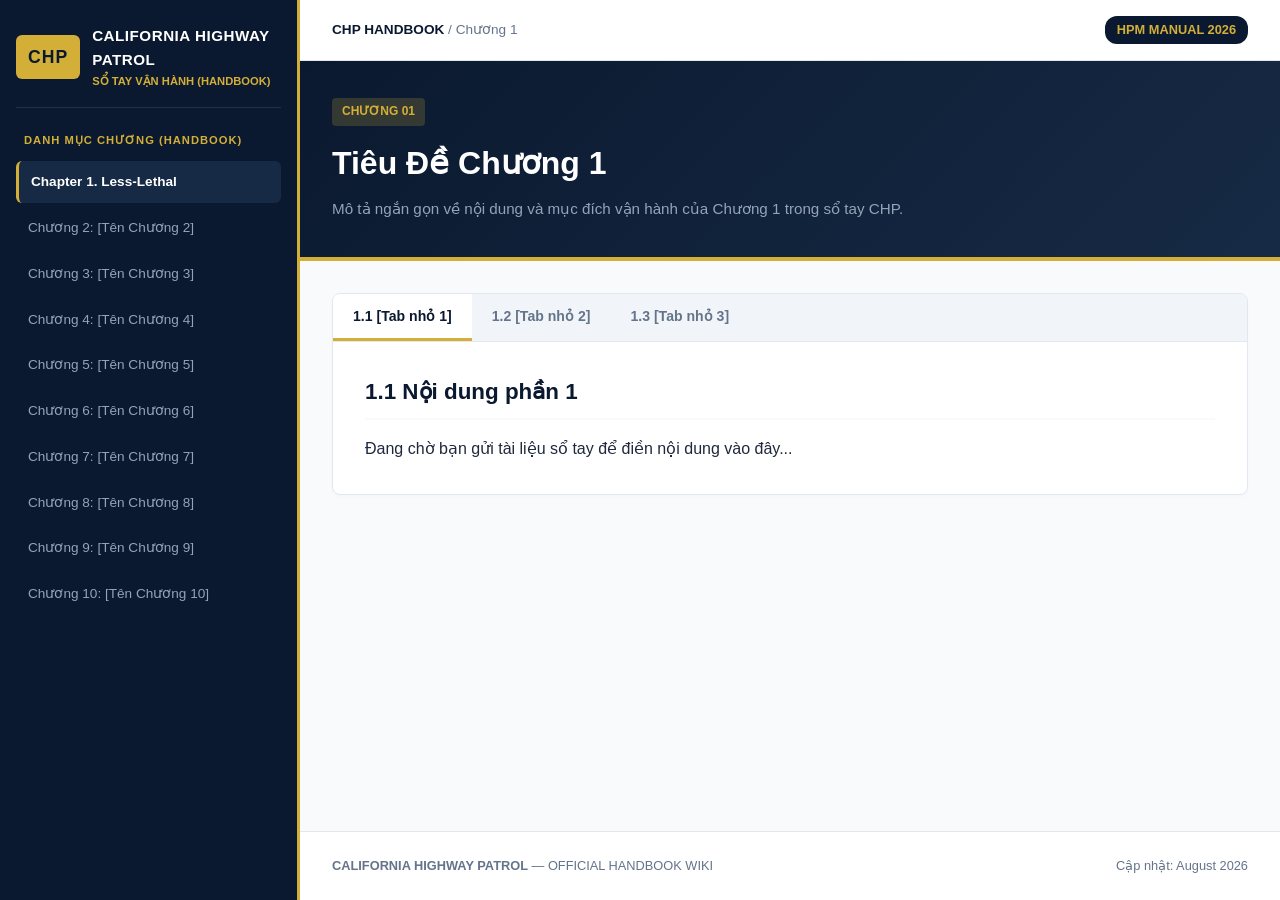
<file: index.html>
<!DOCTYPE html>
<html lang="vi">
<head>
    <meta charset="UTF-8">
    <meta name="viewport" content="width=device-width, initial-scale=1.0">
    <title>CHP HandBook - Sổ Tay Vận Hành</title>
    <link rel="stylesheet" href="./style.css">
</head>
<body>

    <div class="app-container">

        <!-- SIDEBAR: 10 CHAPTERS -->
        <aside class="sidebar">
            <div class="brand">
                <div class="brand-badge">CHP</div>
                <div class="brand-text">
                    <h2>CALIFORNIA HIGHWAY PATROL</h2>
                    <p>SỔ TAY VẬN HÀNH (HANDBOOK)</p>
                </div>
            </div>

            <nav class="navigation">
                <div class="nav-label">DANH MỤC CHƯƠNG (HANDBOOK)</div>
                <a class="nav-item active" href="./pages/less-lethal.html">
    Chapter 1. Less-Lethal
</a>
                <a class="nav-item" onclick="switchMainChapter('ch2')">Chương 2: [Tên Chương 2]</a>
                <a class="nav-item" onclick="switchMainChapter('ch3')">Chương 3: [Tên Chương 3]</a>
                <a class="nav-item" onclick="switchMainChapter('ch4')">Chương 4: [Tên Chương 4]</a>
                <a class="nav-item" onclick="switchMainChapter('ch5')">Chương 5: [Tên Chương 5]</a>
                <a class="nav-item" onclick="switchMainChapter('ch6')">Chương 6: [Tên Chương 6]</a>
                <a class="nav-item" onclick="switchMainChapter('ch7')">Chương 7: [Tên Chương 7]</a>
                <a class="nav-item" onclick="switchMainChapter('ch8')">Chương 8: [Tên Chương 8]</a>
                <a class="nav-item" onclick="switchMainChapter('ch9')">Chương 9: [Tên Chương 9]</a>
                <a class="nav-item" onclick="switchMainChapter('ch10')">Chương 10: [Tên Chương 10]</a>
            </nav>
        </aside>

        <!-- MAIN CONTENT AREA -->
        <main class="main-content">

            <header class="topbar">
                <div class="breadcrumbs">
                    <strong>CHP HANDBOOK</strong> / <span id="bc-title">Chương 1</span>
                </div>
                <div class="version-badge">HPM MANUAL 2026</div>
            </header>

            <!-- HERO SECTION -->
            <section class="hero">
                <span class="hero-tag" id="hero-tag">CHƯƠNG 01</span>
                <h1 id="hero-title">Tiêu Đề Chương 1</h1>
                <p id="hero-desc">Mô tả ngắn gọn về nội dung và mục đích vận hành của Chương 1 trong sổ tay CHP.</p>
            </section>

            <!-- CONTENT AREA WITH SUB-TABS -->
            <div class="content-area">
                
                <!-- ==================== CHƯƠNG 1 ==================== -->
                <div id="ch1" class="main-chapter-panel active">
                    <div class="sub-tab-container">
                        <div class="sub-tab-header">
                            <button class="sub-tab-btn active" onclick="openSubTab(event, 'ch1-sub1')">1.1 [Tab nhỏ 1]</button>
                            <button class="sub-tab-btn" onclick="openSubTab(event, 'ch1-sub2')">1.2 [Tab nhỏ 2]</button>
                            <button class="sub-tab-btn" onclick="openSubTab(event, 'ch1-sub3')">1.3 [Tab nhỏ 3]</button>
                        </div>
                        <div class="sub-tab-body">
                            <div id="ch1-sub1" class="sub-tab-panel active">
                                <h2>1.1 Nội dung phần 1</h2>
                                <p>Đang chờ bạn gửi tài liệu sổ tay để điền nội dung vào đây...</p>
                            </div>
                            <div id="ch1-sub2" class="sub-tab-panel">
                                <h2>1.2 Nội dung phần 2</h2>
                                <p>Nội dung mẫu của Tab nhỏ 2 thuộc Chương 1.</p>
                            </div>
                            <div id="ch1-sub3" class="sub-tab-panel">
                                <h2>1.3 Nội dung phần 3</h2>
                                <p>Nội dung mẫu của Tab nhỏ 3 thuộc Chương 1.</p>
                            </div>
                        </div>
                    </div>
                </div>

                <!-- ==================== CHƯƠNG 2 ==================== -->
                <div id="ch2" class="main-chapter-panel">
                    <div class="sub-tab-container">
                        <div class="sub-tab-header">
                            <button class="sub-tab-btn active" onclick="openSubTab(event, 'ch2-sub1')">2.1 [Tab nhỏ 1]</button>
                            <button class="sub-tab-btn" onclick="openSubTab(event, 'ch2-sub2')">2.2 [Tab nhỏ 2]</button>
                        </div>
                        <div class="sub-tab-body">
                            <div id="ch2-sub1" class="sub-tab-panel active">
                                <h2>2.1 Nội dung phần 1</h2>
                                <p>Đang chờ bạn gửi tài liệu sổ tay...</p>
                            </div>
                            <div id="ch2-sub2" class="sub-tab-panel">
                                <h2>2.2 Nội dung phần 2</h2>
                                <p>Nội dung mẫu của Chương 2.</p>
                            </div>
                        </div>
                    </div>
                </div>

                <!-- ==================== CHƯƠNG 3 ==================== -->
                <div id="ch3" class="main-chapter-panel">
                    <div class="sub-tab-container">
                        <div class="sub-tab-header">
                            <button class="sub-tab-btn active" onclick="openSubTab(event, 'ch3-sub1')">3.1 [Tab nhỏ 1]</button>
                        </div>
                        <div class="sub-tab-body">
                            <div id="ch3-sub1" class="sub-tab-panel active">
                                <h2>3.1 Nội dung Chương 3</h2>
                                <p>Đang chờ bạn gửi tài liệu...</p>
                            </div>
                        </div>
                    </div>
                </div>

                <!-- ==================== CHƯƠNG 4 ==================== -->
                <div id="ch4" class="main-chapter-panel">
                    <div class="sub-tab-container">
                        <div class="sub-tab-header">
                            <button class="sub-tab-btn active" onclick="openSubTab(event, 'ch4-sub1')">4.1 [Tab nhỏ 1]</button>
                        </div>
                        <div class="sub-tab-body">
                            <div id="ch4-sub1" class="sub-tab-panel active">
                                <h2>4.1 Nội dung Chương 4</h2>
                                <p>Đang chờ bạn gửi tài liệu...</p>
                            </div>
                        </div>
                    </div>
                </div>

                <!-- ==================== CHƯƠNG 5 ==================== -->
                <div id="ch5" class="main-chapter-panel">
                    <div class="sub-tab-container">
                        <div class="sub-tab-header">
                            <button class="sub-tab-btn active" onclick="openSubTab(event, 'ch5-sub1')">5.1 [Tab nhỏ 1]</button>
                        </div>
                        <div class="sub-tab-body">
                            <div id="ch5-sub1" class="sub-tab-panel active">
                                <h2>5.1 Nội dung Chương 5</h2>
                                <p>Đang chờ bạn gửi tài liệu...</p>
                            </div>
                        </div>
                    </div>
                </div>

                <!-- ==================== CHƯƠNG 6 ==================== -->
                <div id="ch6" class="main-chapter-panel">
                    <div class="sub-tab-container">
                        <div class="sub-tab-header">
                            <button class="sub-tab-btn active" onclick="openSubTab(event, 'ch6-sub1')">6.1 [Tab nhỏ 1]</button>
                        </div>
                        <div class="sub-tab-body">
                            <div id="ch6-sub1" class="sub-tab-panel active">
                                <h2>6.1 Nội dung Chương 6</h2>
                                <p>Đang chờ bạn gửi tài liệu...</p>
                            </div>
                        </div>
                    </div>
                </div>

                <!-- ==================== CHƯƠNG 7 ==================== -->
                <div id="ch7" class="main-chapter-panel">
                    <div class="sub-tab-container">
                        <div class="sub-tab-header">
                            <button class="sub-tab-btn active" onclick="openSubTab(event, 'ch7-sub1')">7.1 [Tab nhỏ 1]</button>
                        </div>
                        <div class="sub-tab-body">
                            <div id="ch7-sub1" class="sub-tab-panel active">
                                <h2>7.1 Nội dung Chương 7</h2>
                                <p>Đang chờ bạn gửi tài liệu...</p>
                            </div>
                        </div>
                    </div>
                </div>

                <!-- ==================== CHƯƠNG 8 ==================== -->
                <div id="ch8" class="main-chapter-panel">
                    <div class="sub-tab-container">
                        <div class="sub-tab-header">
                            <button class="sub-tab-btn active" onclick="openSubTab(event, 'ch8-sub1')">8.1 [Tab nhỏ 1]</button>
                        </div>
                        <div class="sub-tab-body">
                            <div id="ch8-sub1" class="sub-tab-panel active">
                                <h2>8.1 Nội dung Chương 8</h2>
                                <p>Đang chờ bạn gửi tài liệu...</p>
                            </div>
                        </div>
                    </div>
                </div>

                <!-- ==================== CHƯƠNG 9 ==================== -->
                <div id="ch9" class="main-chapter-panel">
                    <div class="sub-tab-container">
                        <div class="sub-tab-header">
                            <button class="sub-tab-btn active" onclick="openSubTab(event, 'ch9-sub1')">9.1 [Tab nhỏ 1]</button>
                        </div>
                        <div class="sub-tab-body">
                            <div id="ch9-sub1" class="sub-tab-panel active">
                                <h2>9.1 Nội dung Chương 9</h2>
                                <p>Đang chờ bạn gửi tài liệu...</p>
                            </div>
                        </div>
                    </div>
                </div>

                <!-- ==================== CHƯƠNG 10 ==================== -->
                <div id="ch10" class="main-chapter-panel">
                    <div class="sub-tab-container">
                        <div class="sub-tab-header">
                            <button class="sub-tab-btn active" onclick="openSubTab(event, 'ch10-sub1')">10.1 [Tab nhỏ 1]</button>
                        </div>
                        <div class="sub-tab-body">
                            <div id="ch10-sub1" class="sub-tab-panel active">
                                <h2>10.1 Nội dung Chương 10</h2>
                                <p>Đang chờ bạn gửi tài liệu...</p>
                            </div>
                        </div>
                    </div>
                </div>

            </div>

            <!-- FOOTER -->
            <footer class="footer">
                <div>
                    <strong>CALIFORNIA HIGHWAY PATROL</strong> — OFFICIAL HANDBOOK WIKI
                </div>
                <div>
                    Cập nhật: August 2026
                </div>
            </footer>

        </main>
    </div>

    <script src="./script.js"></script>
</body>
</html>
</file>
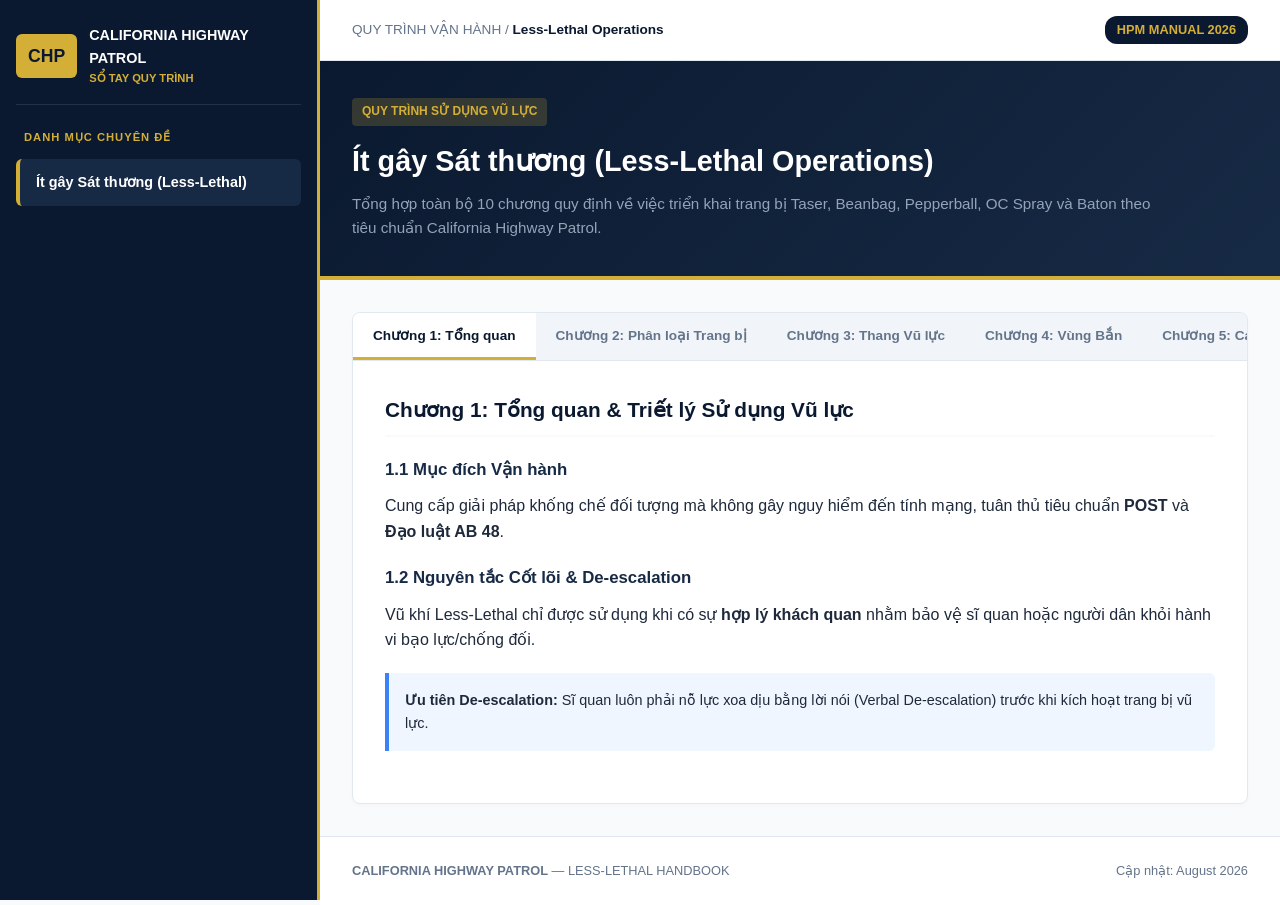
<file: pages/less-lethal.html>
<!DOCTYPE html>
<html lang="vi">
<head>
    <meta charset="UTF-8">
    <meta name="viewport" content="width=device-width, initial-scale=1.0">
    <title>CHP Handbook - Less-Lethal Operations</title>
    <style>
        :root {
            --chp-navy: #0a192f;
            --chp-navy-light: #172a45;
            --chp-gold: #d4af37;
            --bg-gray: #f8fafc;
            --text-main: #1e293b;
            --text-muted: #64748b;
            --border-color: #e2e8f0;
            --danger-color: #ef4444;
            --success-color: #10b981;
        }

        * { box-sizing: border-box; margin: 0; padding: 0; }

        body {
            font-family: -apple-system, BlinkMacSystemFont, "Segoe UI", Roboto, Helvetica, Arial, sans-serif;
            background-color: var(--bg-gray);
            color: var(--text-main);
            line-height: 1.6;
            display: flex;
            min-height: 100vh;
        }

        .app-container { display: flex; width: 100%; }

        /* SIDEBAR NAVIGATION */
        .sidebar {
            width: 320px;
            background-color: var(--chp-navy);
            color: white;
            padding: 24px 16px;
            flex-shrink: 0;
            display: flex;
            flex-direction: column;
            border-right: 3px solid var(--chp-gold);
            height: 100vh;
            position: sticky;
            top: 0;
        }

        .brand {
            display: flex;
            align-items: center;
            gap: 12px;
            margin-bottom: 24px;
            padding-bottom: 16px;
            border-bottom: 1px solid rgba(255,255,255,0.1);
        }

        .brand-badge {
            background: var(--chp-gold);
            color: var(--chp-navy);
            font-weight: 900;
            padding: 8px 12px;
            border-radius: 6px;
            font-size: 1.1rem;
        }

        .brand-text h2 { font-size: 0.9rem; color: #ffffff; }
        .brand-text p { font-size: 0.7rem; color: var(--chp-gold); font-weight: 600; }

        .nav-label {
            font-size: 0.7rem;
            text-transform: uppercase;
            letter-spacing: 1px;
            color: var(--chp-gold);
            margin-bottom: 12px;
            font-weight: 700;
            padding-left: 8px;
        }

        .nav-item {
            display: block;
            padding: 12px 16px;
            color: white;
            text-decoration: none;
            border-radius: 6px;
            font-size: 0.9rem;
            font-weight: 700;
            background-color: var(--chp-navy-light);
            border-left: 4px solid var(--chp-gold);
        }

        /* MAIN CONTENT AREA */
        .main-content {
            flex-grow: 1;
            display: flex;
            flex-direction: column;
            min-width: 0;
        }

        .topbar {
            background: white;
            padding: 16px 32px;
            border-bottom: 1px solid var(--border-color);
            display: flex;
            justify-content: space-between;
            align-items: center;
        }

        .breadcrumbs { font-size: 0.85rem; color: var(--text-muted); }
        .breadcrumbs strong { color: var(--chp-navy); }

        .version-badge {
            font-size: 0.8rem;
            font-weight: 600;
            color: var(--chp-gold);
            background: var(--chp-navy);
            padding: 4px 12px;
            border-radius: 12px;
        }

        .hero {
            background: linear-gradient(135deg, var(--chp-navy) 0%, var(--chp-navy-light) 100%);
            color: white;
            padding: 36px 32px;
            border-bottom: 4px solid var(--chp-gold);
        }

        .hero-tag {
            background: rgba(212, 175, 55, 0.2);
            color: var(--chp-gold);
            font-size: 0.75rem;
            font-weight: 700;
            padding: 4px 10px;
            border-radius: 4px;
            display: inline-block;
            margin-bottom: 12px;
            text-transform: uppercase;
        }

        .hero h1 { font-size: 1.8rem; margin-bottom: 8px; }
        .hero p { color: #94a3b8; max-width: 800px; font-size: 0.95rem; }

        .content-area { padding: 32px; }

        /* SUB TABS STYLING */
        .sub-tab-container {
            background: white;
            border: 1px solid var(--border-color);
            border-radius: 8px;
            box-shadow: 0 2px 4px rgba(0,0,0,0.02);
            overflow: hidden;
        }

        .sub-tab-header {
            display: flex;
            background: #f1f5f9;
            border-bottom: 1px solid var(--border-color);
            overflow-x: auto;
        }

        .sub-tab-btn {
            padding: 14px 20px;
            border: none;
            background: transparent;
            font-weight: 600;
            font-size: 0.85rem;
            color: var(--text-muted);
            cursor: pointer;
            border-bottom: 3px solid transparent;
            transition: all 0.2s;
            white-space: nowrap;
        }

        .sub-tab-btn:hover { color: var(--chp-navy); background: #e2e8f0; }
        .sub-tab-btn.active {
            color: var(--chp-navy);
            border-bottom-color: var(--chp-gold);
            background: white;
        }

        .sub-tab-body { padding: 32px; }
        .sub-tab-panel { display: none; }
        .sub-tab-panel.active { display: block; }

        .sub-tab-panel h2 {
            color: var(--chp-navy);
            font-size: 1.3rem;
            margin-bottom: 16px;
            padding-bottom: 8px;
            border-bottom: 2px solid var(--bg-gray);
        }

        .sub-tab-panel h3 { color: var(--chp-navy-light); font-size: 1.05rem; margin: 20px 0 10px 0; }
        .sub-tab-panel ul, .sub-tab-panel ol { padding-left: 20px; margin-bottom: 16px; }
        .sub-tab-panel li { margin-bottom: 8px; }

        /* TABLES & BOXES */
        .table-responsive { overflow-x: auto; margin-top: 12px; }
        table { width: 100%; border-collapse: collapse; text-align: left; font-size: 0.9rem; }
        th, td { padding: 12px 16px; border: 1px solid var(--border-color); }
        th { background-color: var(--chp-navy); color: white; font-weight: 600; }
        tr:nth-child(even) { background-color: #f8fafc; }

        .info-box {
            background: #eff6ff;
            border-left: 4px solid #3b82f6;
            padding: 16px;
            border-radius: 0 6px 6px 0;
            margin: 20px 0;
            font-size: 0.9rem;
        }

        .warning-box {
            background: #fef2f2;
            border-left: 4px solid var(--danger-color);
            padding: 16px;
            border-radius: 0 6px 6px 0;
            margin: 20px 0;
            font-size: 0.9rem;
        }

        .footer {
            margin-top: auto;
            padding: 24px 32px;
            background: white;
            border-top: 1px solid var(--border-color);
            display: flex;
            justify-content: space-between;
            font-size: 0.8rem;
            color: var(--text-muted);
        }
    </style>
</head>
<body>

    <div class="app-container">

        <!-- SIDEBAR: CHỈ 1 TAB DUY NHẤT -->
        <aside class="sidebar">
            <div class="brand">
                <div class="brand-badge">CHP</div>
                <div class="brand-text">
                    <h2>CALIFORNIA HIGHWAY PATROL</h2>
                    <p>SỔ TAY QUY TRÌNH</p>
                </div>
            </div>

            <nav class="navigation">
                <div class="nav-label">DANH MỤC CHUYÊN ĐỀ</div>
                <div class="nav-item">
                    Ít gây Sát thương (Less-Lethal)
                </div>
            </nav>
        </aside>

        <!-- MAIN CONTENT AREA -->
        <main class="main-content">

            <header class="topbar">
                <div class="breadcrumbs">
                    QUY TRÌNH VẬN HÀNH / <strong>Less-Lethal Operations</strong>
                </div>
                <div class="version-badge">HPM MANUAL 2026</div>
            </header>

            <!-- HERO SECTION -->
            <section class="hero">
                <span class="hero-tag">QUY TRÌNH SỬ DỤNG VŨ LỰC</span>
                <h1>Ít gây Sát thương (Less-Lethal Operations)</h1>
                <p>Tổng hợp toàn bộ 10 chương quy định về việc triển khai trang bị Taser, Beanbag, Pepperball, OC Spray và Baton theo tiêu chuẩn California Highway Patrol.</p>
            </section>

            <!-- CONTENT AREA WITH SUB TABS FOR 10 CHAPTERS -->
            <div class="content-area">
                <div class="sub-tab-container">
                    <div class="sub-tab-header">
                        <button class="sub-tab-btn active" onclick="openSubTab(event, 'ch1')">Chương 1: Tổng quan</button>
                        <button class="sub-tab-btn" onclick="openSubTab(event, 'ch2')">Chương 2: Phân loại Trang bị</button>
                        <button class="sub-tab-btn" onclick="openSubTab(event, 'ch3')">Chương 3: Thang Vũ lực</button>
                        <button class="sub-tab-btn" onclick="openSubTab(event, 'ch4')">Chương 4: Vùng Bắn</button>
                        <button class="sub-tab-btn" onclick="openSubTab(event, 'ch5')">Chương 5: Callout & Radio</button>
                        <button class="sub-tab-btn" onclick="openSubTab(event, 'ch6')">Chương 6: Trường hợp Cấm</button>
                        <button class="sub-tab-btn" onclick="openSubTab(event, 'ch7')">Chương 7: Kiểm soát Bạo động</button>
                        <button class="sub-tab-btn" onclick="openSubTab(event, 'ch8')">Chương 8: Sơ cứu & Y tế</button>
                        <button class="sub-tab-btn" onclick="openSubTab(event, 'ch9')">Chương 9: Báo cáo CAD/MDC</button>
                        <button class="sub-tab-btn" onclick="openSubTab(event, 'ch10')">Chương 10: Xử phạt</button>
                    </div>

                    <div class="sub-tab-body">
                        <!-- CHAPTER 1 -->
                        <div id="ch1" class="sub-tab-panel active">
                            <h2>Chương 1: Tổng quan & Triết lý Sử dụng Vũ lực</h2>
                            <h3>1.1 Mục đích Vận hành</h3>
                            <p>Cung cấp giải pháp khống chế đối tượng mà không gây nguy hiểm đến tính mạng, tuân thủ tiêu chuẩn <strong>POST</strong> và <strong>Đạo luật AB 48</strong>.</p>
                            
                            <h3>1.2 Nguyên tắc Cốt lõi & De-escalation</h3>
                            <p>Vũ khí Less-Lethal chỉ được sử dụng khi có sự <strong>hợp lý khách quan</strong> nhằm bảo vệ sĩ quan hoặc người dân khỏi hành vi bạo lực/chống đối.</p>
                            <div class="info-box">
                                <strong>Ưu tiên De-escalation:</strong> Sĩ quan luôn phải nỗ lực xoa dịu bằng lời nói (Verbal De-escalation) trước khi kích hoạt trang bị vũ lực.
                            </div>
                        </div>

                        <!-- CHAPTER 2 -->
                        <div id="ch2" class="sub-tab-panel">
                            <h2>Chương 2: Phân loại Trang bị Less-Lethal</h2>
                            <h3>2.1 Taser (X2 / X26P)</h3>
                            <p>Sử dụng dòng điện gây co giật cơ (NMI). Cự ly hiệu quả: 2m – 7m. Giới hạn: Maximum 2 chu kỳ (5 giây/lần).</p>

                            <h3>2.2 Beanbag Shotgun (Remington 870 Less-Lethal)</h3>
                            <p>Súng bắn đạn bọc vải gây đau cục bộ. Cự ly hiệu quả: 5m – 20m.</p>
                            <div class="warning-box">
                                <strong>CẤM TUYỆT ĐỐI:</strong> Không bắn Beanbag ở cự ly dưới 3m.
                            </div>

                            <h3>2.3 Pepperball / OC Spray & Baton</h3>
                            <p>Bình xịt/súng hạt cay gây mù tạm thời (1m – 5m). Gậy cảnh sát (Baton) dùng để khống chế nhóm cơ lớn.</p>
                        </div>

                        <!-- CHAPTER 3 -->
                        <div id="ch3" class="sub-tab-panel">
                            <h2>Chương 3: Thang Sử dụng Vũ lực (Use of Force Continuum)</h2>
                            <div class="table-responsive">
                                <table>
                                    <thead>
                                        <tr>
                                            <th>Cấp độ Mối đe dọa</th>
                                            <th>Hành vi trong RP</th>
                                            <th>Phản ứng Less-Lethal được phép</th>
                                        </tr>
                                    </thead>
                                    <tbody>
                                        <tr>
                                            <td><strong>Chống đối thụ động</strong></td>
                                            <td>Đứng yên, từ chối di chuyển, cố thủ</td>
                                            <td>Khống chế bằng tay (Soft Hands), cảnh báo bằng lời.</td>
                                        </tr>
                                        <tr>
                                            <td><strong>Chống đối chủ động</strong></td>
                                            <td>Bỏ chạy, giằng co, cản trở thi hành công vụ</td>
                                            <td>Bình xịt OC Spray hoặc Taser (khi bỏ chạy nguy hiểm).</td>
                                        </tr>
                                        <tr>
                                            <td><strong>Tấn công phi bạo lực</strong></td>
                                            <td>Vung tay chân, dùng gậy gộc/vật dụng tấn công</td>
                                            <td>Taser, Beanbag Shotgun (vào chân), Baton vào nhóm cơ.</td>
                                        </tr>
                                        <tr>
                                            <td><strong style="color:var(--danger-color)">Mối đe dọa chết người</strong></td>
                                            <td>Rút súng, cầm dao lao vào đâm</td>
                                            <td><strong style="color:var(--danger-color)">Chuyển sang Lethal Force (Súng thật). Cấm dùng Less-Lethal.</strong></td>
                                        </tr>
                                    </tbody>
                                </table>
                            </div>
                        </div>

                        <!-- CHAPTER 4 -->
                        <div id="ch4" class="sub-tab-panel">
                            <h2>Chương 4: Vùng Bắn Hợp lệ & Vùng Cấm</h2>
                            <ul>
                                <li><strong style="color:var(--success-color)">Vùng Xanh (Hợp lệ):</strong> Đùi, bắp chân, mông, vùng hông trở xuống.</li>
                                <li><strong style="color:#d97706">Vùng Vàng (Hạn chế):</strong> Cánh tay, bắp tay, vùng bụng dưới (khi đối tượng di chuyển).</li>
                                <li><strong style="color:var(--danger-color)">Vùng Đỏ (Cấm tuyệt đối):</strong> Đầu, cổ, ngực/tim, cột sống, hạ bộ.</li>
                            </ul>
                            <div class="warning-box">
                                <strong>Lưu ý RP:</strong> Nổ súng Less-Lethal vào Vùng Đỏ sẽ bị tính là vi phạm lạm dụng vũ lực.
                            </div>
                        </div>

                        <!-- CHAPTER 5 -->
                        <div id="ch5" class="sub-tab-panel">
                            <h2>Chương 5: Quy trình & Callout VOIP / Radio</h2>
                            <h3>5.1 Callout VOIP</h3>
                            <p>Phải hô rõ ràng <strong>3 lần</strong> qua kênh VOIP trước khi bóp cò:</p>
                            <ul>
                                <li><strong>Taser:</strong> "Taser! Taser! Taser!"</li>
                                <li><strong>Beanbag:</strong> "Beanbag! Beanbag! Beanbag!"</li>
                                <li><strong>OC Spray:</strong> "Pepper! Pepper!"</li>
                            </ul>

                            <h3>5.2 Thông báo Radio</h3>
                            <div class="info-box">
                                <strong>Cú pháp mẫu:</strong> "1-Adam-12, Taser deployed at Legion Square, 1 subject down"
                            </div>
                        </div>

                        <!-- CHAPTER 6 -->
                        <div id="ch6" class="sub-tab-panel">
                            <h2>Chương 6: Hạn chế & Các Trường hợp Cấm Bắn</h2>
                            <ul>
                                <li><strong>Phương tiện đang di chuyển:</strong> Cấm dùng Taser/Beanbag vào người đang lái ô tô, xe máy, xe đạp, trực thăng.</li>
                                <li><strong>Vị trí nguy hiểm:</strong> Cấm bắn khi đối tượng đứng trên mái nhà, lan can cầu, giàn giáo.</li>
                                <li><strong>Môi trường đặc biệt:</strong> Cấm bắn dưới nước sâu hoặc khu vực có nguy cơ cháy nổ, gas.</li>
                                <li><strong>Tình trạng đặc biệt:</strong> Cấm dùng đối với phụ nữ mang thai, người già, hoặc trẻ em.</li>
                            </ul>
                        </div>

                        <!-- CHAPTER 7 -->
                        <div id="ch7" class="sub-tab-panel">
                            <h2>Chương 7: Kiểm soát Đám đông & Bạo động</h2>
                            <div class="warning-box">
                                <strong>Không bắn giải tán:</strong> Tuyệt đối không bắn Beanbag hoặc Pepperball bừa bãi vào đám đông chỉ để giải tán.
                            </div>
                            <h3>Quy trình bạo động:</h3>
                            <ol>
                                <li>Phát loa cảnh báo 3 lần, chỉ rõ lối thoát an toàn.</li>
                                <li>Cho thời gian rút lui hợp lý (tối thiểu 1-2 phút RP).</li>
                                <li>Chỉ nhắm bắn vào cá nhân bạo loạn cụ thể (ném bom xăng, đập phá, tấn công cảnh sát).</li>
                            </ol>
                        </div>

                        <!-- CHAPTER 8 -->
                        <div id="ch8" class="sub-tab-panel">
                            <h2>Chương 8: Quy trình Sơ cứu & Y tế Sau Giao tranh</h2>
                            <ul>
                                <li><strong>An ninh hiện trường:</strong> Đeo còng đối tượng xong phải kiểm tra sinh hiệu ngay.</li>
                                <li><strong>Sơ cứu RP:</strong> Thực hiện RP tháo kim Taser hoặc sát trùng vết thương Beanbag.</li>
                                <li><strong>Gọi EMS:</strong> Bắt buộc gọi EMS/Doctor nếu đối tượng bất tỉnh hoặc chấn thương nặng.</li>
                            </ul>
                        </div>

                        <!-- CHAPTER 9 -->
                        <div id="ch9" class="sub-tab-panel">
                            <h2>Chương 9: Quy trình Báo cáo & Hồ sơ CAD/MDC</h2>
                            <p>Mọi trường hợp kích hoạt vũ khí Less-Lethal đều phải lập hồ sơ <strong>Use of Force Report</strong> trên CAD/MDC trong vòng 24h.</p>
                            <ul>
                                <li>Mã định danh sĩ quan & Thời gian/Địa điểm.</li>
                                <li>Lý do kích hoạt (Cấp độ chống đối).</li>
                                <li>Loại vũ khí & số lượng đạn/chu kỳ điện.</li>
                                <li>Lưu lại clip Bodycam (BWC) làm bằng chứng.</li>
                            </ul>
                        </div>

                        <!-- CHAPTER 10 -->
                        <div id="ch10" class="sub-tab-panel">
                            <h2>Chương 10: Quy định Xử phạt Lạm dụng Vũ lực</h2>
                            <ul>
                                <li><strong>Vi phạm nhẹ</strong> <em>(Bắn sai vùng, thiếu callout)</em>: Nhắc nhở, đình chỉ công tác 24h-72h, học lại SOP.</li>
                                <li><strong>Vi phạm nặng</strong> <em>(Bắn đuổi xe, gây thương tích nghiêm trọng)</em>: Tước phù hiệu, sa thải (Fired), truy tố Tòa án IC.</li>
                            </ul>
                        </div>
                    </div>
                </div>
            </div>

            <!-- FOOTER -->
            <footer class="footer">
                <div>
                    <strong>CALIFORNIA HIGHWAY PATROL</strong> — LESS-LETHAL HANDBOOK
                </div>
                <div>
                    Cập nhật: August 2026
                </div>
            </footer>

        </main>
    </div>

    <script>
        function openSubTab(evt, tabId) {
            document.querySelectorAll('.sub-tab-panel').forEach(p => p.classList.remove('active'));
            document.querySelectorAll('.sub-tab-btn').forEach(b => b.classList.remove('active'));

            document.getElementById(tabId).classList.add('active');
            evt.currentTarget.classList.add('active');
        }
    </script>
</body>
</html>
</file>
<file: style.css>
:root {
    --chp-navy: #0a192f;
    --chp-navy-light: #172a45;
    --chp-gold: #d4af37;
    --chp-gold-hover: #f3cf55;
    --bg-gray: #f8fafc;
    --card-bg: #ffffff;
    --text-main: #1e293b;
    --text-muted: #64748b;
    --border-color: #e2e8f0;
    --danger-color: #ef4444;
}

* {
    box-sizing: border-box;
    margin: 0;
    padding: 0;
}

body {
    font-family: -apple-system, BlinkMacSystemFont, "Segoe UI", Roboto, Helvetica, Arial, sans-serif;
    background-color: var(--bg-gray);
    color: var(--text-main);
    line-height: 1.6;
    display: flex;
    min-height: 100vh;
}

/* LAYOUT */
.app-container {
    display: flex;
    width: 100%;
}

/* SIDEBAR */
.sidebar {
    width: 300px;
    background-color: var(--chp-navy);
    color: white;
    padding: 24px 16px;
    flex-shrink: 0;
    display: flex;
    flex-direction: column;
    border-right: 3px solid var(--chp-gold);
    height: 100vh;
    position: sticky;
    top: 0;
    overflow-y: auto;
}

.brand {
    display: flex;
    align-items: center;
    gap: 12px;
    margin-bottom: 24px;
    padding-bottom: 16px;
    border-bottom: 1px solid rgba(255,255,255,0.1);
}

.brand-badge {
    background: var(--chp-gold);
    color: var(--chp-navy);
    font-weight: 900;
    padding: 8px 12px;
    border-radius: 6px;
    font-size: 1.1rem;
    letter-spacing: 1px;
}

.brand-text h2 {
    font-size: 0.95rem;
    letter-spacing: 0.5px;
    color: #ffffff;
}

.brand-text p {
    font-size: 0.7rem;
    color: var(--chp-gold);
    font-weight: 600;
}

.nav-label {
    font-size: 0.7rem;
    text-transform: uppercase;
    letter-spacing: 1px;
    color: var(--chp-gold);
    margin-bottom: 12px;
    font-weight: 700;
    padding-left: 8px;
}

.nav-item {
    display: block;
    padding: 10px 12px;
    color: #94a3b8;
    text-decoration: none;
    border-radius: 6px;
    font-size: 0.85rem;
    font-weight: 500;
    margin-bottom: 4px;
    transition: all 0.2s;
    cursor: pointer;
    white-space: nowrap;
    overflow: hidden;
    text-overflow: ellipsis;
}

.nav-item:hover, .nav-item.active {
    background-color: var(--chp-navy-light);
    color: white;
}

.nav-item.active {
    border-left: 3px solid var(--chp-gold);
    font-weight: 700;
}

/* MAIN CONTENT */
.main-content {
    flex-grow: 1;
    display: flex;
    flex-direction: column;
    min-width: 0;
}

.topbar {
    background: white;
    padding: 16px 32px;
    border-bottom: 1px solid var(--border-color);
    display: flex;
    justify-content: space-between;
    align-items: center;
}

.breadcrumbs {
    font-size: 0.85rem;
    color: var(--text-muted);
}

.breadcrumbs strong {
    color: var(--chp-navy);
}

.version-badge {
    font-size: 0.8rem;
    font-weight: 600;
    color: var(--chp-gold);
    background: var(--chp-navy);
    padding: 4px 12px;
    border-radius: 12px;
}

.hero {
    background: linear-gradient(135deg, var(--chp-navy) 0%, var(--chp-navy-light) 100%);
    color: white;
    padding: 36px 32px;
    border-bottom: 4px solid var(--chp-gold);
}

.hero-tag {
    background: rgba(212, 175, 55, 0.2);
    color: var(--chp-gold);
    font-size: 0.75rem;
    font-weight: 700;
    padding: 4px 10px;
    border-radius: 4px;
    display: inline-block;
    margin-bottom: 12px;
    text-transform: uppercase;
}

.hero h1 {
    font-size: 2rem;
    margin-bottom: 8px;
}

.hero p {
    color: #94a3b8;
    max-width: 800px;
    font-size: 0.95rem;
}

/* CONTENT & TABS */
.content-area {
    padding: 32px;
}

.main-chapter-panel {
    display: none;
}

.main-chapter-panel.active {
    display: block;
}

.sub-tab-container {
    background: white;
    border: 1px solid var(--border-color);
    border-radius: 8px;
    box-shadow: 0 2px 4px rgba(0,0,0,0.02);
    overflow: hidden;
}

.sub-tab-header {
    display: flex;
    background: #f1f5f9;
    border-bottom: 1px solid var(--border-color);
    overflow-x: auto;
}

.sub-tab-btn {
    padding: 14px 20px;
    border: none;
    background: transparent;
    font-weight: 600;
    font-size: 0.88rem;
    color: var(--text-muted);
    cursor: pointer;
    border-bottom: 3px solid transparent;
    transition: all 0.2s;
    white-space: nowrap;
}

.sub-tab-btn:hover {
    color: var(--chp-navy);
    background: #e2e8f0;
}

.sub-tab-btn.active {
    color: var(--chp-navy);
    border-bottom-color: var(--chp-gold);
    background: white;
}

.sub-tab-body {
    padding: 32px;
}

.sub-tab-panel {
    display: none;
}

.sub-tab-panel.active {
    display: block;
}

.sub-tab-panel h2 {
    color: var(--chp-navy);
    font-size: 1.4rem;
    margin-bottom: 16px;
    padding-bottom: 8px;
    border-bottom: 2px solid var(--bg-gray);
}

.sub-tab-panel h3 {
    color: var(--chp-navy-light);
    font-size: 1.1rem;
    margin: 20px 0 10px 0;
}

.sub-tab-panel ul, .sub-tab-panel ol {
    padding-left: 20px;
    margin-bottom: 16px;
}

.sub-tab-panel li {
    margin-bottom: 8px;
}

.info-box {
    background: #eff6ff;
    border-left: 4px solid #3b82f6;
    padding: 16px;
    border-radius: 0 6px 6px 0;
    margin: 20px 0;
    font-size: 0.9rem;
}

.warning-box {
    background: #fef2f2;
    border-left: 4px solid var(--danger-color);
    padding: 16px;
    border-radius: 0 6px 6px 0;
    margin: 20px 0;
    font-size: 0.9rem;
}

/* FOOTER */
.footer {
    margin-top: auto;
    padding: 24px 32px;
    background: white;
    border-top: 1px solid var(--border-color);
    display: flex;
    justify-content: space-between;
    font-size: 0.8rem;
    color: var(--text-muted);
}
</file>
